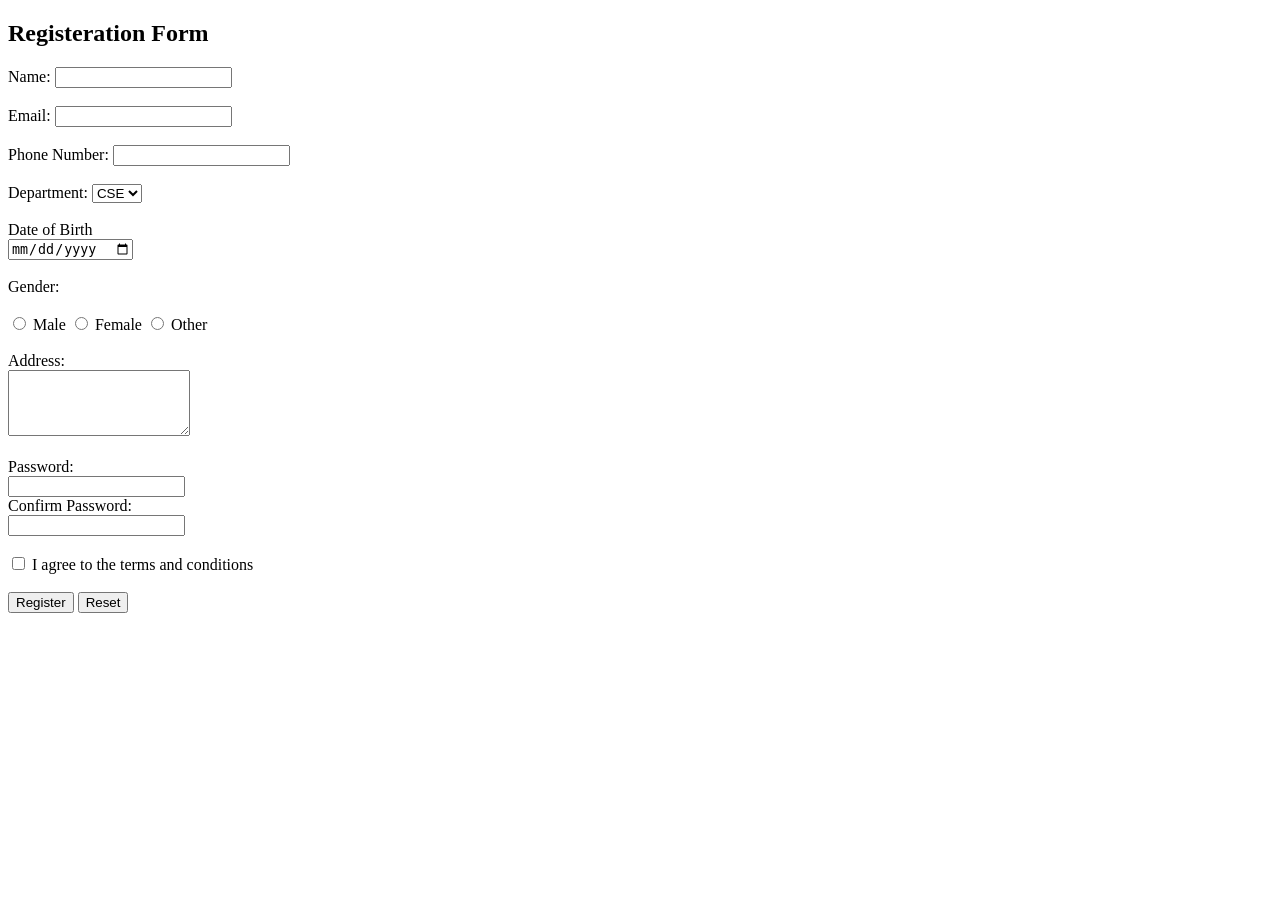
<file: Registration/index.html>
<!DOCTYPE html>
<html>
    
<head>
    <meta charset="UTF-8">
    <meta name="viewport" content="width=device-width, initial-scale=1.0">
    <title>Registration Form</title>
 
</head>
<body>


    <h2>
        Registeration Form
    </h2>
    <form action="index.html" method="POST">
        <label for="username">Name:</label>
        <input type="text" id="username" name="username" required><br></br>
        
        <label for="email">Email:</label>
        <input type="email" id="email" name="email" required><br></br>

        <label for="phone">Phone Number: </label>
        <input type="tel" id="phone" name="phone" required>

         <br><br><label for="department">Department: </label>
        <select id="department" name="department">
            <option value="Computer Science">CSE</option>
            <option value="EEE">EEE</option>
            <option value="BBA">BBA</option>
        </select><br><br>

        <label for="dob">Date of Birth</label><br>
        <input type="date" id="dob" name="dob"><br><br>

        <label>Gender: </label><br><br>
        <input type="radio" id="male" name="gender" value="Male">
        
        <label for="male">Male</label>
        
        <input type="radio" id="female" name="gender" value="Female">
        <label for="female">Female</label>
        
        <input type="radio" id="other" name="gender" value="Other">
        <label for="other">Other</label><br><br>

        <label for="address">Address: </label><br>
        <textarea id="address" name="address" rows="4"></textarea><br><br>

        <label for="password">Password: </label><br>
        <input type="password" id="password" name="password" required><br>
        
        <label for="confirmpassword">Confirm Password: </label><br>
        <input type="confirmpassword" id="password" name="confirmpassword" required><br><br>
        
        <input type="checkbox" id="terms" name="terms" required>
        <label for="terms">I agree to the terms and conditions</label><br><br>
        
        <input type="submit" value="Register">
        <input type="reset" value="Reset">

    </form>


</div>

</body>
</html>
</file>
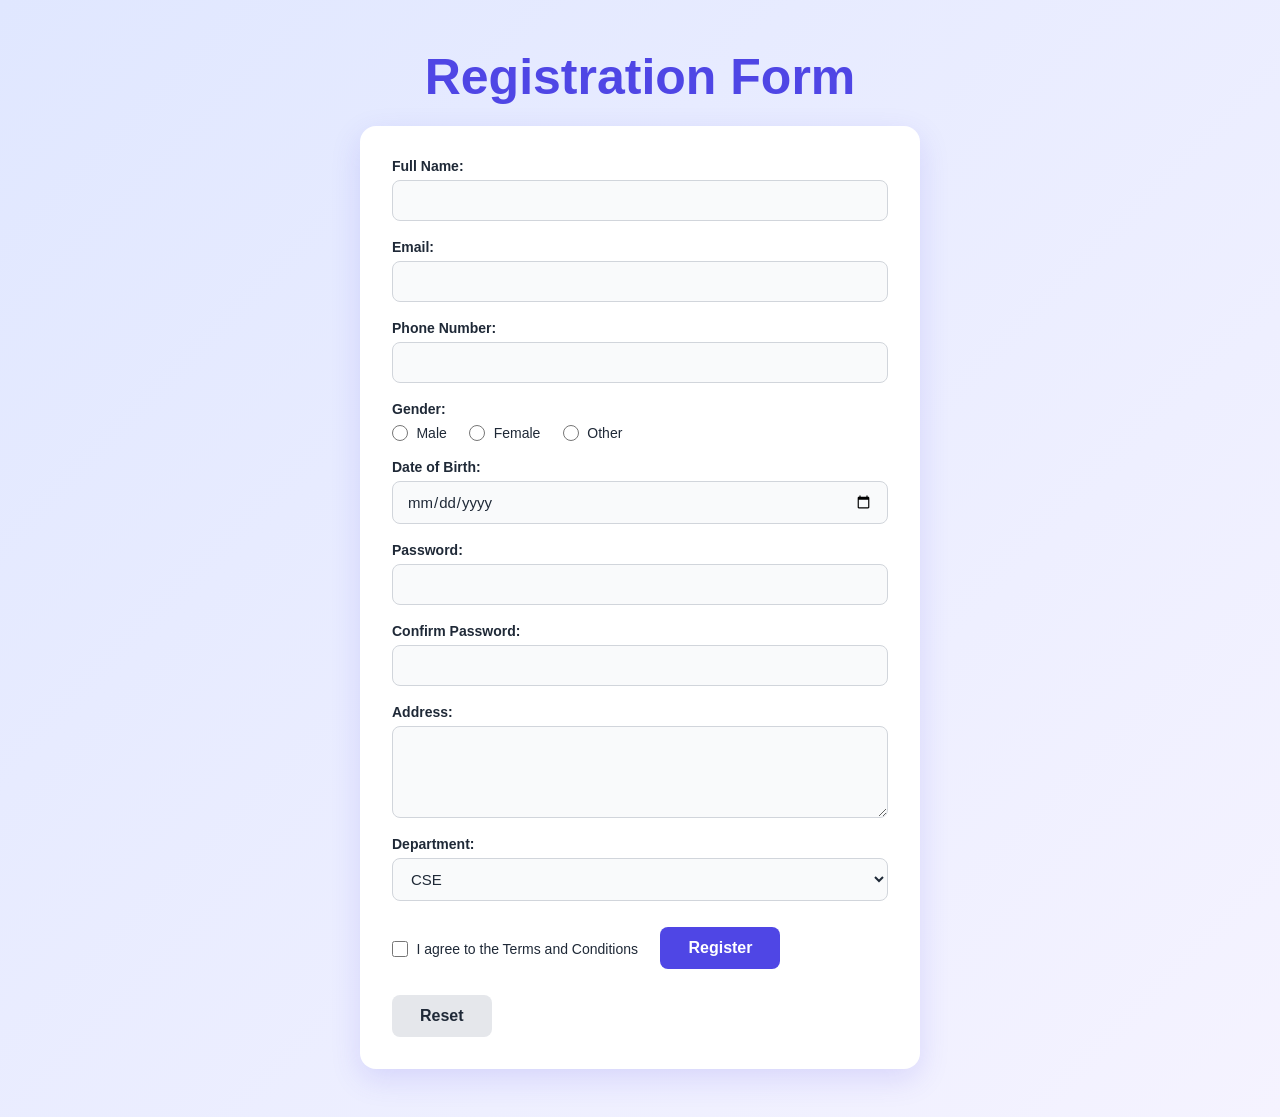
<file: lab_task2.html>
<!DOCTYPE html>
<html>

<head>
    <meta charset="UTF-8">
    <meta name="viewport" content="width=device-width, initial-scale=1.0">
    <title>Registration Form</title>
    <link rel="stylesheet" href="lab_task2.css">
</head>

<body>

    <h2>
        Registration Form
    </h2>

    <form action="#" method="post">

        <label for="fullname">Full Name:</label><br>
        <input type="text" id="fullname" name="fullname" required><br><br>

        <label for="email">Email:</label><br>
        <input type="email" id="email" name="email" required><br><br>

        <label for="phone">Phone Number:</label><br>
        <input type="tel" id="phone" name="phone" required><br><br>

        <label>Gender:</label><br>

        <input type="radio" id="male" name="gender" value="Male">
        <label for="male">Male</label>

        <input type="radio" id="female" name="gender" value="Female">
        <label for="female">Female</label>

        <input type="radio" id="other" name="gender" value="Other">
        <label for="other">Other</label><br><br>

        <label for="dob">Date of Birth:</label><br>
        <input type="date" id="dob" name="dob"><br><br>

        <label for="password">Password:</label><br>
        <input type="password" id="password" name="password" required><br><br>

        <label for="confirmPassword">Confirm Password:</label><br>
        <input type="password" id="confirmPassword" name="confirmPassword" required><br><br>

        <label for="address">Address:</label><br>
        <textarea id="address" name="address" rows="4"></textarea><br><br>

        <label for="department">Department:</label><br>
        <select id="department" name="department">
            <option value="CSE">CSE</option>
            <option value="EEE">EEE</option>
            <option value="BBA">BBA</option>
            <option value="English">English</option>
        </select><br><br>

        <input type="checkbox" id="terms" name="terms" required>
        <label for="terms">I agree to the Terms and Conditions</label><br><br>


        <input type="submit" value="Register" ;>

        <input type="reset" value="Reset" ;>
    </form>

</body>

</html>
</file>
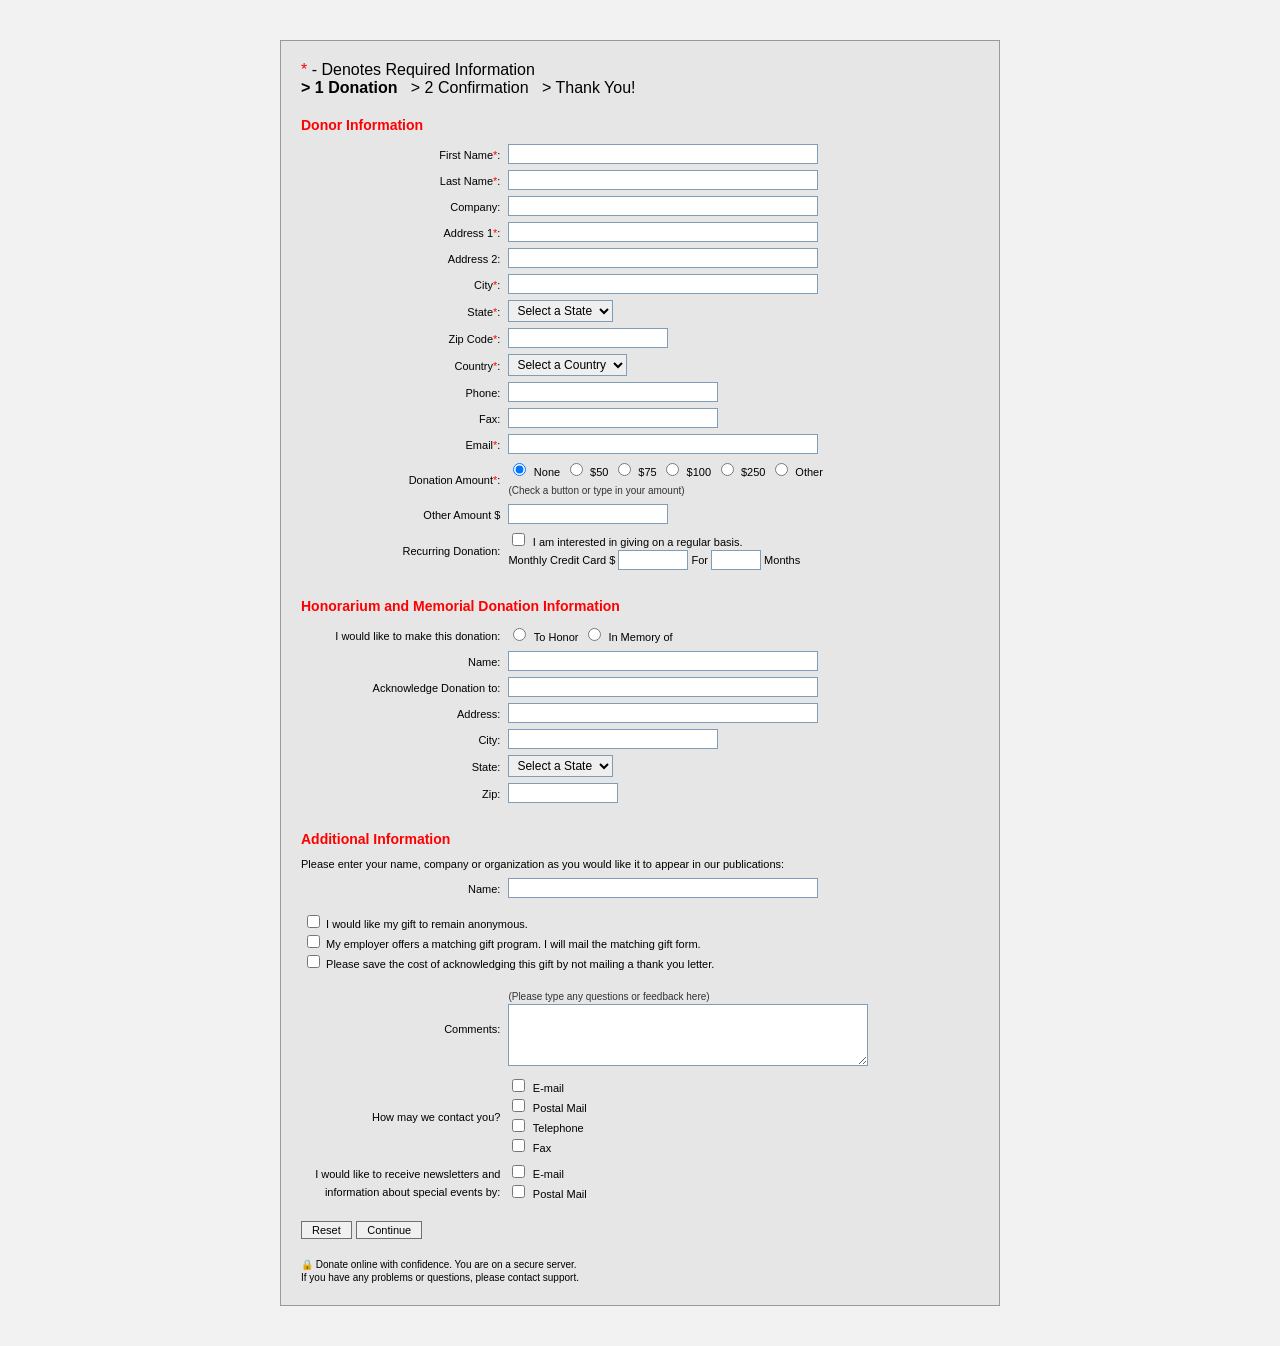
<file: lab_task_1.html>
<!DOCTYPE html>
<html>
<head>
    <meta charset="UTF-8">
    <meta name="viewport" content="width=device-width, initial-scale=1.0">
    <title>Donation Form</title>
    <link rel="stylesheet" href="donation.css">
</head>
<body>

    <form action="#" method="post">

        <font color="red">*</font> - Denotes Required Information<br>
        <b>&gt; 1 Donation</b> &nbsp; &gt; 2 Confirmation &nbsp; &gt; Thank You!

        <h2 style="color: red; margin-top: 20px;">Donor Information</h2>

        <table>
            <tr>
                <td align="right" width="30%"><label for="fname">First Name<font color="red">*</font>:</label></td>
                <td><input type="text" id="fname" name="fname" required style="width: 300px;"></td>
            </tr>
            <tr>
                <td align="right"><label for="lname">Last Name<font color="red">*</font>:</label></td>
                <td><input type="text" id="lname" name="lname" required style="width: 300px;"></td>
            </tr>
            <tr>
                <td align="right"><label for="company">Company:</label></td>
                <td><input type="text" id="company" name="company" style="width: 300px;"></td>
            </tr>
            <tr>
                <td align="right"><label for="address1">Address 1<font color="red">*</font>:</label></td>
                <td><input type="text" id="address1" name="address1" required style="width: 300px;"></td>
            </tr>
            <tr>
                <td align="right"><label for="address2">Address 2:</label></td>
                <td><input type="text" id="address2" name="address2" style="width: 300px;"></td>
            </tr>
            <tr>
                <td align="right"><label for="city">City<font color="red">*</font>:</label></td>
                <td><input type="text" id="city" name="city" required style="width: 300px;"></td>
            </tr>
            <tr>
                <td align="right"><label for="state">State<font color="red">*</font>:</label></td>
                <td>
                    <select id="state" name="state" required>
                        <option value="">Select a State</option>
                        <option value="AL">Alabama</option>
                        <option value="CA">California</option>
                        <option value="NY">New York</option>
                        <option value="TX">Texas</option>
                    </select>
                </td>
            </tr>
            <tr>
                <td align="right"><label for="zip">Zip Code<font color="red">*</font>:</label></td>
                <td><input type="text" id="zip" name="zip" required style="width: 150px;"></td>
            </tr>
            <tr>
                <td align="right"><label for="country">Country<font color="red">*</font>:</label></td>
                <td>
                    <select id="country" name="country" required>
                        <option value="">Select a Country</option>
                        <option value="US">United States</option>
                        <option value="CA">Canada</option>
                        <option value="UK">United Kingdom</option>
                    </select>
                </td>
            </tr>
            <tr>
                <td align="right"><label for="phone">Phone:</label></td>
                <td><input type="tel" id="phone" name="phone" style="width: 200px;"></td>
            </tr>
            <tr>
                <td align="right"><label for="fax">Fax:</label></td>
                <td><input type="tel" id="fax" name="fax" style="width: 200px;"></td>
            </tr>
            <tr>
                <td align="right"><label for="email">Email<font color="red">*</font>:</label></td>
                <td><input type="email" id="email" name="email" required style="width: 300px;"></td>
            </tr>
            <tr>
                <td align="right"><label>Donation Amount<font color="red">*</font>:</label></td>
                <td>
                    <input type="radio" id="none" name="amount" value="None" checked> <label for="none">None</label>
                    <input type="radio" id="50" name="amount" value="50"> <label for="50">$50</label>
                    <input type="radio" id="75" name="amount" value="75"> <label for="75">$75</label>
                    <input type="radio" id="100" name="amount" value="100"> <label for="100">$100</label>
                    <input type="radio" id="250" name="amount" value="250"> <label for="250">$250</label>
                    <input type="radio" id="other" name="amount" value="Other"> <label for="other">Other</label><br>
                    <span class="hint-text">(Check a button or type in your amount)</span>
                </td>
            </tr>
            <tr>
                <td align="right"><label for="otheramount">Other Amount $</label></td>
                <td><input type="text" id="otheramount" name="otheramount" style="width: 150px;"></td>
            </tr>
            <tr>
                <td align="right"><label>Recurring Donation:</label></td>
                <td>
                    <input type="checkbox" id="recurring" name="recurring"> <label for="recurring">I am interested in giving on a regular basis.</label><br>
                    <span class="recurring-text">Monthly Credit Card $ <input type="text" name="cc_amount" style="width:60px;"> For <input type="text" name="cc_months" style="width:40px;"> Months</span>
                </td>
            </tr>
        </table>

        <h2 style="color: red;">Honorarium and Memorial Donation Information</h2>

        <table>
            <tr>
                <td align="right" width="30%"><label>I would like to make this donation:</label></td>
                <td>
                    <input type="radio" id="honor" name="tribute" value="Honor"> <label for="honor">To Honor</label>
                    <input type="radio" id="memory" name="tribute" value="Memory"> <label for="memory">In Memory of</label>
                </td>
            </tr>
            <tr>
                <td align="right"><label for="tname">Name:</label></td>
                <td><input type="text" id="tname" name="tname" style="width: 300px;"></td>
            </tr>
            <tr>
                <td align="right"><label for="ack">Acknowledge Donation to:</label></td>
                <td><input type="text" id="ack" name="ack" style="width: 300px;"></td>
            </tr>
            <tr>
                <td align="right"><label for="taddress">Address:</label></td>
                <td><input type="text" id="taddress" name="taddress" style="width: 300px;"></td>
            </tr>
            <tr>
                <td align="right"><label for="tcity">City:</label></td>
                <td><input type="text" id="tcity" name="tcity" style="width: 200px;"></td>
            </tr>
            <tr>
                <td align="right"><label for="tstate">State:</label></td>
                <td>
                    <select id="tstate" name="tstate">
                        <option value="">Select a State</option>
                        <option value="AL">Alabama</option>
                        <option value="CA">California</option>
                    </select>
                </td>
            </tr>
            <tr>
                <td align="right"><label for="tzip">Zip:</label></td>
                <td><input type="text" id="tzip" name="tzip" style="width: 100px;"></td>
            </tr>
        </table>

        <h2 style="color: red;">Additional Information</h2>
        <p class="pub-instruction">Please enter your name, company or organization as you would like it to appear in our publications:</p>

        <table>
            <tr>
                <td align="right" width="30%"><label for="pubname">Name:</label></td>
                <td><input type="text" id="pubname" name="pubname" style="width: 300px;"></td>
            </tr>
        </table>

        <p class="checkbox-group">
            <input type="checkbox" id="anon" name="anon"> <label for="anon">I would like my gift to remain anonymous.</label><br>
            <input type="checkbox" id="matching" name="matching"> <label for="matching">My employer offers a matching gift program. I will mail the matching gift form.</label><br>
            <input type="checkbox" id="nletter" name="nletter"> <label for="nletter">Please save the cost of acknowledging this gift by not mailing a thank you letter.</label>
        </p>

        <table>
            <tr>
                <td align="right" width="30%" valign="top"><label for="comments">Comments:</label></td>
                <td>
                    <span class="hint-text">(Please type any questions or feedback here)</span><br>
                    <textarea id="comments" name="comments" rows="4" style="width: 350px;"></textarea>
                </td>
            </tr>
            <tr>
                <td align="right" valign="top"><label>How may we contact you?</label></td>
                <td>
                    <input type="checkbox" id="c1" name="contact[]"> <label for="c1">E-mail</label><br>
                    <input type="checkbox" id="c2" name="contact[]"> <label for="c2">Postal Mail</label><br>
                    <input type="checkbox" id="c3" name="contact[]"> <label for="c3">Telephone</label><br>
                    <input type="checkbox" id="c4" name="contact[]"> <label for="c4">Fax</label>
                </td>
            </tr>
            <tr>
                <td align="right" valign="top"><label>I would like to receive newsletters and information about special events by:</label></td>
                <td>
                    <input type="checkbox" id="n1" name="news[]"> <label for="n1">E-mail</label><br>
                    <input type="checkbox" id="n2" name="news[]"> <label for="n2">Postal Mail</label>
                </td>
            </tr>
        </table>

        <p class="action-buttons">
            <input type="reset" value="Reset">
            <input type="submit" value="Continue">
        </p>

        <p class="footer-note">🔒 Donate online with confidence. You are on a secure server.</p>
        <p class="footer-note">If you have any problems or questions, please contact support.</p>

    </form>

</body>
</html>
</file>
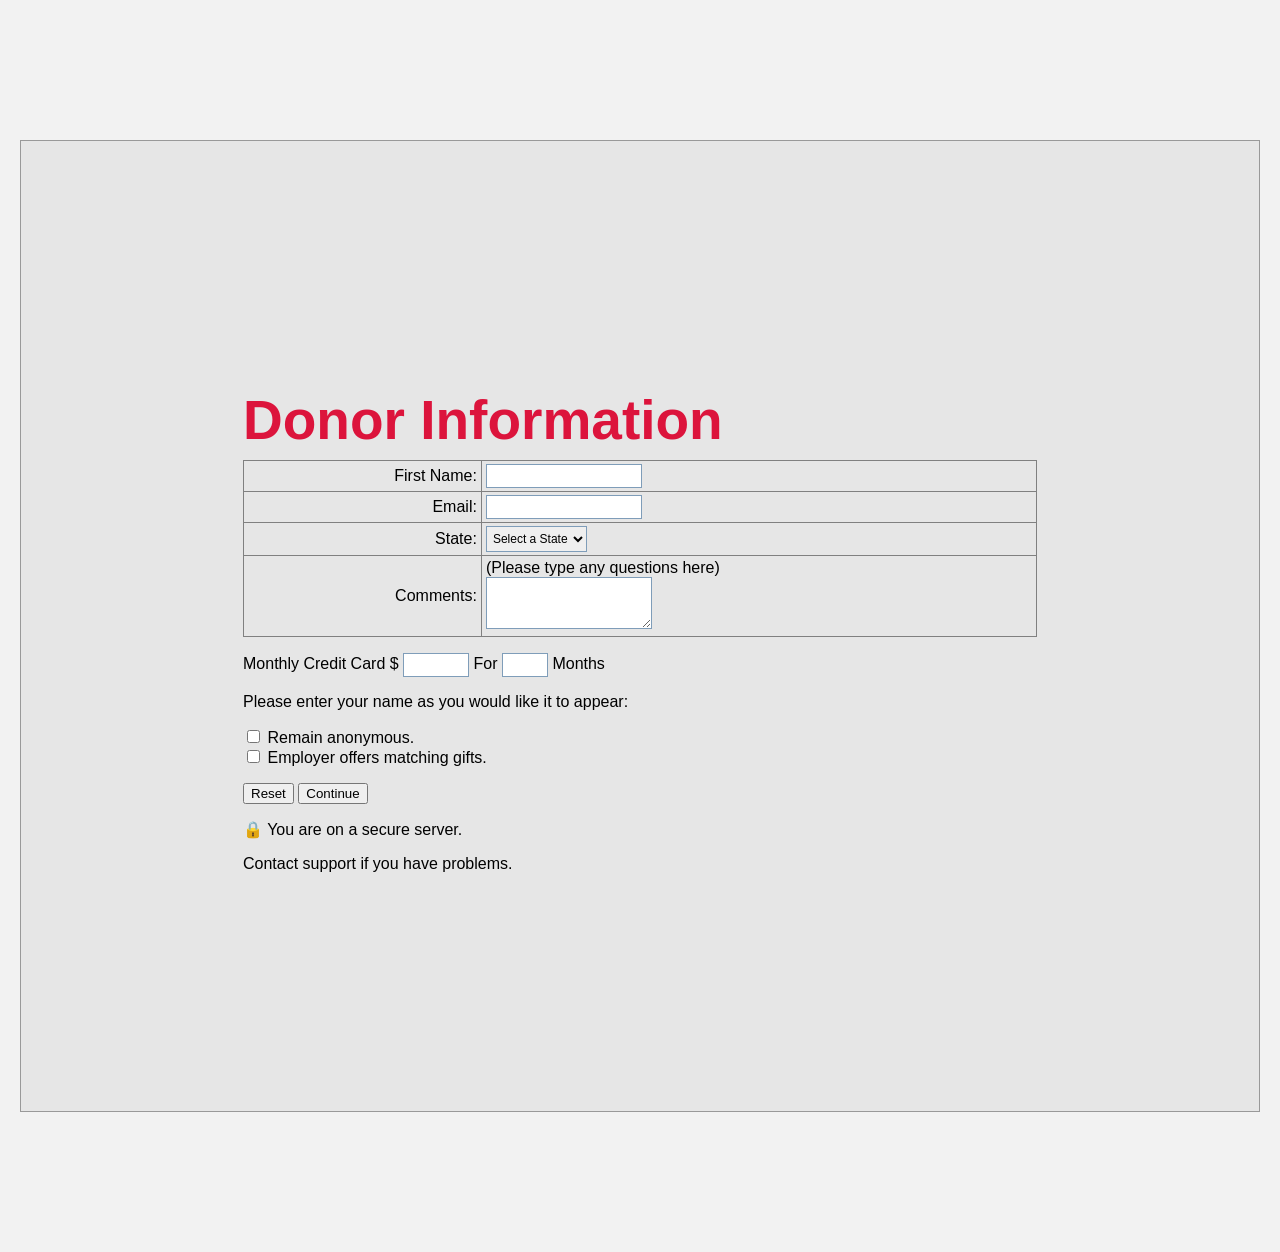
<file: practise1.html>
<!--
<!DOCTYPE html>
<html>
    <head>
        <meta charset="UTF-8"> <!-- let the page display special char correctly --&gt;
        <meta name="viewport" content="width=device-width", initial-scale="1.0"> <!--viewport-scale properly on phone --&gt;
        <title>Practise Form</title>
      <!--<link rel="stylesheet" href="style.css">--&gt;  
    </head>
    <body>
        ...   Hello, I am the body!  ...
        <form action="#" method="post"> <!--form- is like a container,
                                        action-"#"- tells browser there to send the form after user click the submit button
                                        method="post": Tells the browser how to send the data--&gt;
                          <level>Name:  </level> <input type="text" name="demo">
                          <input type="submit" value="Send"><br>      
                          
                          <font color="red">*</font> - Denotes Required Info <br>
                          <b>&gt; 1 Donation</b> &nbsp; &gt; 2 Confirmation &nbsp; &gt; Thanks!<br><br>
                                        <!--<b>-bold text
                                            &gt; - displays '>'' symbol
                                            &nbsp; - is a non breaking space(miltiple spaces into one)
                                             --&gt;
                           <font color="green">Totlaa</font> -<b>Motla!!!!</b><br>
                            <b>&gt;  <font color="blue"> 5 Donationsss</font>  &nbsp;  &gt; 9 confirmation!!!</b>   

                            <h2 style="color: red; margin-top: 20px;">Donor Information</h2>

                            <h1>Heading 1</h1>
                            <h2>Heading 2</h2>
                            <h2 style="color: red; margin-top: 2px;">Red Heading with big gap above</h2>
                                                    <!--style --- css--&gt;

                            <table>
                                <tr>
                                    <td align="right" width="30">Left side level  </td>
                                    <td>right side input</td>
                                </tr>
                            </table>

                            <table border="1">
                                <tr>
                                    <td align="right" width="70%">First Name:</td>
                                    <td><input type="text"></td>
                                </tr>
                                <tr>
                                    <td align="right">Last Nameeeeeeeeeeeeeeeeeeee:</td>
                                    <td><input type="text"></td>
                                </tr>
                            </table>

                            <table>
                                <tr>
                                    <td>statussssssss</td>
                                    <td><input type="text">  </td>
                                </tr>

                                <tr>
                                    <td>siuuu</td>
                                    <td><input type="text">  </td>
                                </tr>
                            </table>
                            <!--align is for center, right, left
                            left isnt useful cz everything we write, starts from left    
                            (valign is for top and bottom)

                            border="1" to see the grid 
                            <tr> is a table row
                            <td> is a cell inside a row
                            align="right" pushes the label text to the edge of its cell  
                            width="30%" makes the label column take 30% of the table width      
                            --&gt;

                            <br><br>
                            
                            <label for="fname">First Name:</label>
                            <input type="text" id="fname" name="fname" required><br><br>
   
                            <label for="email">Email:</label>
                            <input type="email" id="email" name="email" required><br><br>

                            <input type="submit">

                            <select id="state" name="state" required>
                                <option value="">Select a State</option>
                                <option value="AL">Alabama</option>
                                <option value="CA">California</option>
                            </select>

                            <select name="state" required>
                                    <option value="">Select a State</option>
                                    <option value="AL">Alabama</option>
                                    <option value="CA">California</option>
                                </select>
                                <input type="submit">

                                <input type="radio" id="50" name="amount" value="50"> <label for="50">$50</label>
                                <input type="radio" id="75" name="amount" value="75"> <label for="75">$75</label>
                                                                
                                
                                <input type="radio" id="none" name="amount" value="None" checked>
                                <input type="checkbox" id="c1" name="contact" value="email"> <label for="c1">E-mail</label><br>
                                <input type="checkbox" id="c2" name="contact" value="post"> <label for="c2">Postal Mail</label><br>
                                <input type="checkbox" id="c3" name="contact" value="phone"> <label for="c3">Telephone</label><br>
                                 <input type="submit">
                                 
                                 <br><br>
                                 <textarea id="comments" name="comments" rows="4" style="width: 350px;"></textarea>
<br>
                                 <input type="reset" value="Reset">
                                    <input type="submit" value="Continue"><br>

                                    
                                    <span class="hint-text">(Check a button or type in your amount)</span>
                                    <p class="pub-instruction">Please enter your name...</p>
                                    <p class="checkbox-group"> ... </p>
                                    <p class="action-buttons"> ... </p>
                                    <p class="footer-note">🔒 Donate online with confidence...</p>


        </form>    
    </body>
</html>


-->

<!DOCTYPE html>
<html>
<head>
    <meta charset="UTF-8">
    <title>CSS Test</title>
    <link rel="stylesheet" href="Practise1(style).css">
</head>
<body>
    <form>
        <h2>Donor Information</h2>
        <table border="1">
            <tr>
                <td align="right" width="30%"><label for="fname">First Name:</label></td>
                <td><input type="text" id="fname"></td>
            </tr>
            <tr>
                <td align="right"><label for="email">Email:</label></td>
                <td><input type="email" id="email"></td>
            </tr>
            <tr>
                <td align="right"><label for="state">State:</label></td>
                <td>
                    <select id="state">
                        <option>Select a State</option>
                        <option>Alabama</option>
                    </select>
                </td>
            </tr>
            <tr>
                <td align="right" valign="top"><label for="comments">Comments:</label></td>
                <td>
                    <span class="hint-text">(Please type any questions here)</span><br>
                    <textarea id="comments" rows="3"></textarea>
                </td>
            </tr>
        </table>

        <p class="recurring-text">Monthly Credit Card $ <input type="text" style="width:60px;"> For <input type="text" style="width:40px;"> Months</p>

        <p class="pub-instruction">Please enter your name as you would like it to appear:</p>

        <p class="checkbox-group">
            <input type="checkbox" id="a"> <label for="a">Remain anonymous.</label><br>
            <input type="checkbox" id="b"> <label for="b">Employer offers matching gifts.</label>
        </p>

        <p class="action-buttons">
            <input type="reset" value="Reset">
            <input type="submit" value="Continue">
        </p>

        <p class="footer-note">🔒 You are on a secure server.</p>
        <p class="footer-note">Contact support if you have problems.</p>
    </form>
</body>
</html>
</file>
<file: lab_task2.css>
:root {
    --primary: #4f46e5;
    --primary-dark: #4338ca;
    --text: #1f2937;
    --border: #d1d5db;
}

* {
    box-sizing: border-box;
}

body {
    margin: 20;
    padding: 40px 16px;
    font-family: "Segoe UI", Roboto, Helvetica, Arial, sans-serif;
    color: var(--text);
    background: linear-gradient(135deg, #e0e7ff 0%, #f5f3ff 100%);
    min-height: 100vh;
}

/* Heading */
h2 {
    max-width: 560px;
    margin: 0 auto 20px;
    text-align: center;
    font-size: 50px;
    color: var(--primary);
}

/* Form card */
form {
    max-width: 560px;
    margin: 0 auto;
    padding: 32px;
    background: #fff;
    border-radius: 16px;
    box-shadow: 0 10px 30px rgba(79, 70, 229, 0.15);
}

/* <br> tags are replaced by CSS spacing */
br {
    display: none;
}

/* Labels (above inputs) */
label {
    display: block;
    margin-top: 18px;
    margin-bottom: 6px;
    font-size: 14px;
    font-weight: 600;
}

form label:first-child {
    margin-top: 0;
}

/* Text-like fields */
input[type="text"],
input[type="email"],
input[type="tel"],
input[type="date"],
input[type="password"],
textarea,
select {
    display: block;
    width: 100%;
    padding: 11px 14px;
    font-size: 15px;
    font-family: inherit;
    color: var(--text);
    background: #f9fafb;
    border: 1px solid var(--border);
    border-radius: 8px;
    transition: border-color .2s, box-shadow .2s, background .2s;
}

textarea {
    resize: vertical;
}

input:focus,
textarea:focus,
select:focus {
    outline: none;
    background: #fff;
    border-color: var(--primary);
    box-shadow: 0 0 0 3px rgba(79, 70, 229, 0.18);
}

/* Radio and checkbox, with their labels on the same line */
input[type="radio"],
input[type="checkbox"] {
    width: 16px;
    height: 16px;
    margin: 0 4px 0 0;
    vertical-align: middle;
    accent-color: var(--primary);
    cursor: pointer;
}

input[type="radio"]+label,
input[type="checkbox"]+label {
    display: inline-block;
    margin: 0 18px 0 0;
    font-weight: 500;
    vertical-align: middle;
    cursor: pointer;
}

/* Buttons */
input[type="submit"],
input[type="reset"] {
    margin-top: 26px;
    margin-right: 10px;
    padding: 12px 28px;
    font-size: 16px;
    font-weight: 600;
    border: none;
    border-radius: 8px;
    cursor: pointer;
    transition: background .2s, transform .1s;
}

input[type="submit"] {
    background: var(--primary);
    color: #fff;
}

input[type="submit"]:hover {
    background: var(--primary-dark);
}

input[type="reset"] {
    background: #e5e7eb;
    color: var(--text);
}

input[type="reset"]:hover {
    background: #d1d5db;
}

input[type="submit"]:active,
input[type="reset"]:active {
    transform: scale(0.98);
}

@media (max-width: 480px) {
    form {
        padding: 22px 18px;
    }
}
</file>
<file: donation.css>
body {
    margin: 20px auto;
    max-width: 720px;
    padding: 20px;
    font-family: Arial, sans-serif;
    background-color: #f2f2f2;
    color: #000;
}

form {
    background: #e6e6e6;
    padding: 20px;
    border: 1px solid #999;
}

h2 {
    font-size: 14px;
    border-bottom: none;
    padding-bottom: 0;
    margin-top: 25px;
    margin-bottom: 8px;
}

table {
    width: 100%;
    border-collapse: collapse;
}

td {
    padding: 3px 4px;
    vertical-align: middle;
}

input[type="text"],
input[type="email"],
input[type="tel"],
select,
textarea {
    padding: 2px 4px;
    border: 1px solid #7f9db9;
    font-size: 12px;
}

textarea {
    resize: vertical;
}

label {
    font-size: 11px;
}

.hint-text {
    font-size: 10px;
    color: #333;
}

.recurring-text {
    font-size: 11px;
}

.pub-instruction {
    font-size: 11px;
    margin-bottom: 5px;
}

.checkbox-group {
    font-size: 11px;
    margin-left: 2px;
}

.checkbox-group input {
    margin-bottom: 4px;
}

input[type="submit"],
input[type="reset"] {
    padding: 2px 10px;
    font-size: 11px;
    cursor: pointer;
    background-color: #f0f0f0;
    border: 1px solid #707070;
}

.action-buttons {
    margin-top: 15px;
    margin-bottom: 20px;
}

.footer-note {
    font-size: 10px;
    margin: 2px 0;
}
</file>
<file: Practise1(style).css>
body {
    margin: 120px auto;
    max-width: 1720px;
    padding: 20px;
    font-family: Arial, sans-serif;
    background-color: #f2f2f2;
    color: #000;
}

form {
    background: #e6e6e6;
    padding: 222px;
    border: 1px solid #999;
}
h2 {
    font-size: 55px;
    border-bottom:#999;
    padding-bottom: 2;
    margin-top: 25px;
    margin-bottom: 8px;
    color:crimson
}
table {
    width: 100%;
    border-collapse: collapse;
}

td {
    padding: 3px 4px;
    vertical-align: middle;
}
input[type="text"],
input[type="email"],
input[type="tel"],
select,
textarea {
    padding: 4px 2px;
    border: 1px solid #7f9db9;
    font-size: 12px;
}

textarea {
    resize:horizontal;
}
</file>
